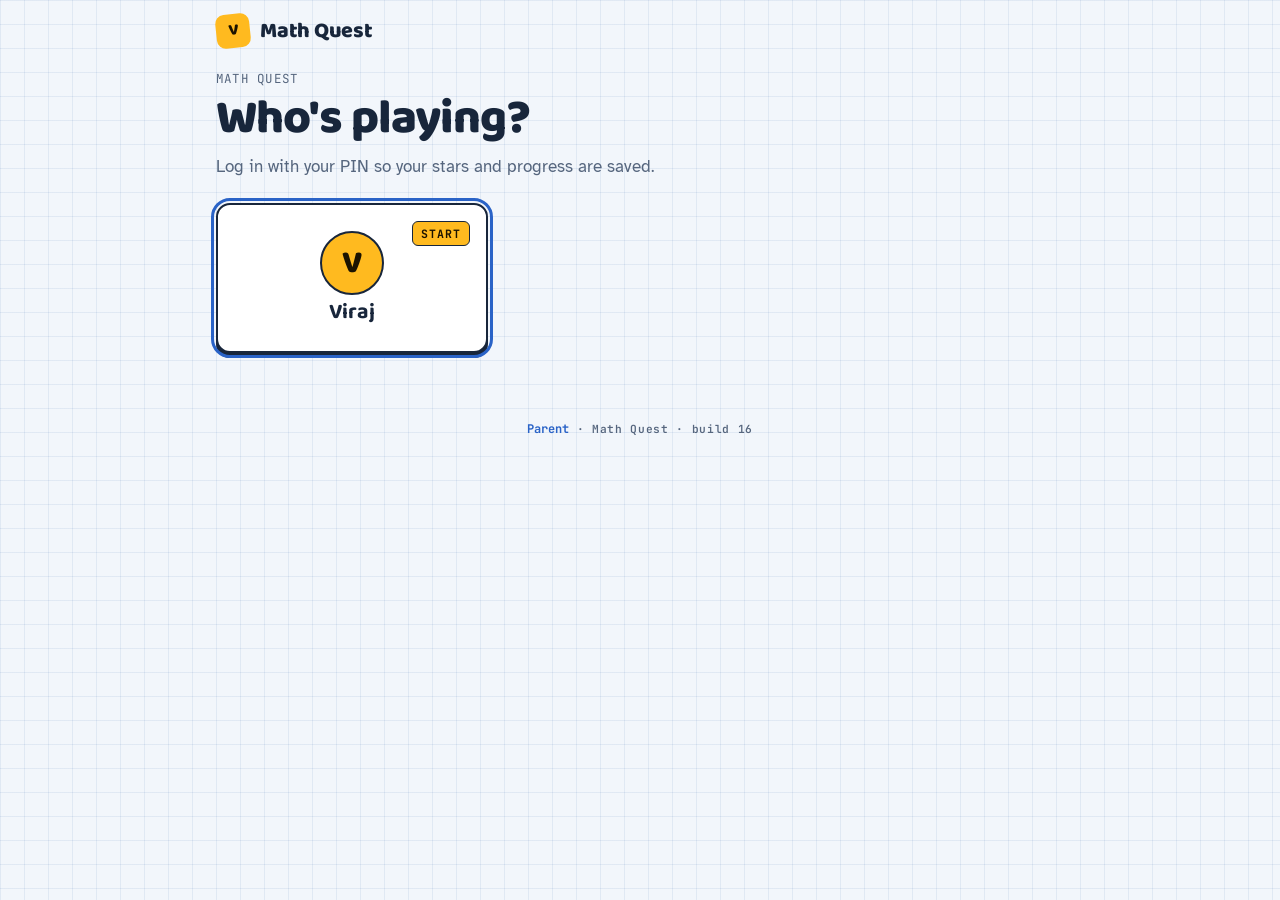
<file: index.html>
<!doctype html>
<html lang="en">
<head>
<meta charset="utf-8">
<meta name="viewport" content="width=device-width, initial-scale=1, viewport-fit=cover">
<title>Viraj's Math Quest</title>
<meta name="claude:viewport-fit-sides" content="cover">
<link rel="preconnect" href="https://fonts.googleapis.com">
<link rel="preconnect" href="https://fonts.gstatic.com" crossorigin>
<link rel="stylesheet" href="https://fonts.googleapis.com/css2?family=Atkinson+Hyperlegible:wght@400;700&family=Baloo+2:wght@700;800&family=JetBrains+Mono:wght@500;700&display=swap">
<link rel="stylesheet" href="css/style.css">
</head>
<body>
<!--BODY-->
<header class="top">
  <button class="brand" id="home" aria-label="Back to all quests"><span class="mark">V</span><span class="brand-t">Math Quest</span></button>
  <span class="right"><span class="who" id="who"></span><button class="xp coinpill" id="coins" hidden aria-label="Coins and play time"></button><span class="xp" id="xp">0 XP</span></span>
</header>
<main id="app"></main>
<footer class="build"><button class="link" id="parent-link">Parent</button> · Math Quest · build 16</footer>
<!--/BODY-->
<script src="js/draw.js"></script>
<script src="js/topics/measurement.js"></script>
<script src="js/topics/time-money.js"></script>
<script src="js/topics/graphs.js"></script>
<script src="js/topics/fractions.js"></script>
<script src="js/topics/multiply.js"></script>
<script src="js/topics/angles.js"></script>
<script src="js/topics/patterns.js"></script>
<script src="js/sync.js"></script>
<script src="js/playcode.js"></script>
<script src="js/report.js"></script>
<script src="js/app.js"></script>
</body>
</html>
</file>
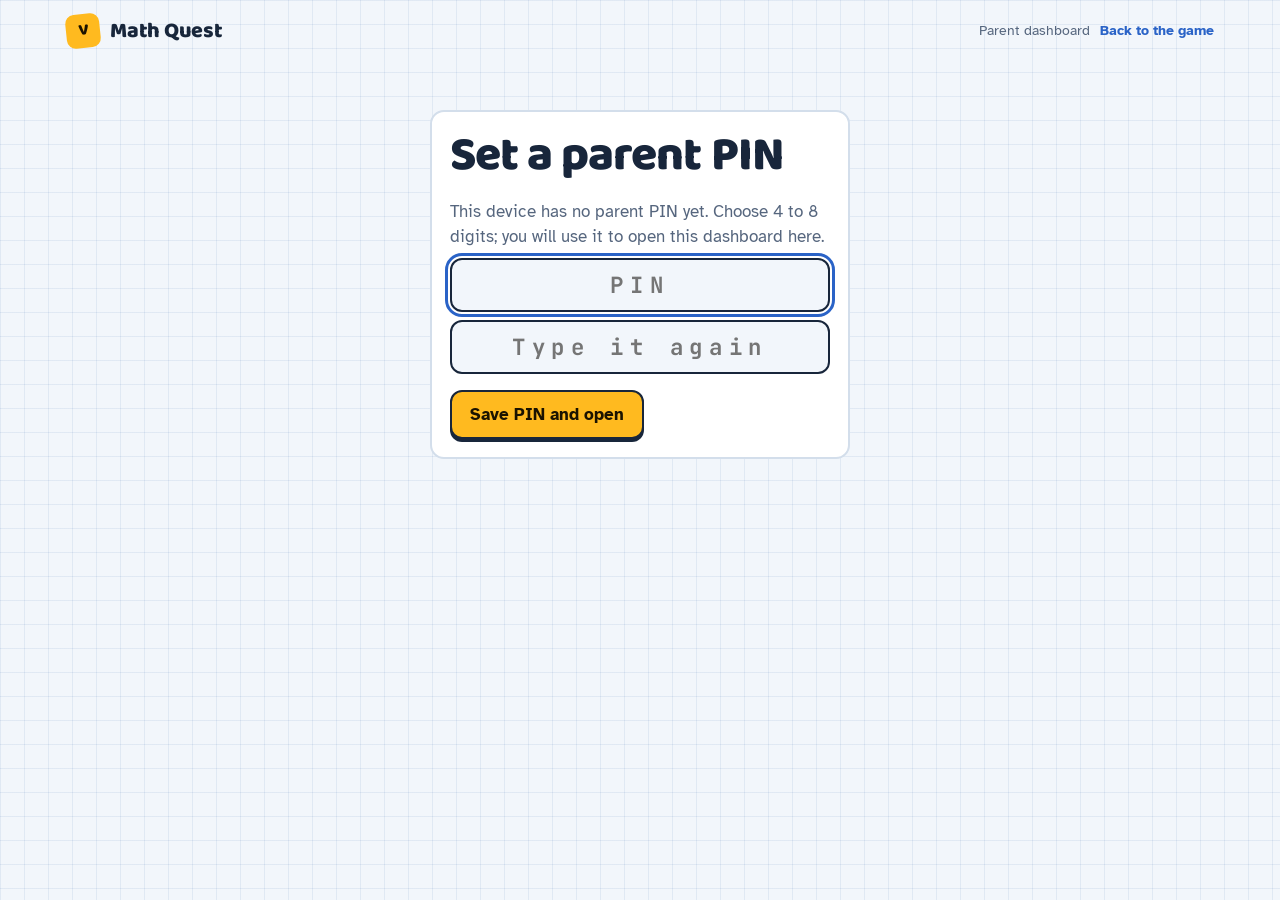
<file: admin.html>
<!doctype html>
<html lang="en">
<head>
<meta charset="utf-8">
<meta name="viewport" content="width=device-width, initial-scale=1, viewport-fit=cover">
<title>Math Quest Progress</title>
<meta name="claude:viewport-fit-sides" content="cover">
<link rel="preconnect" href="https://fonts.googleapis.com">
<link rel="preconnect" href="https://fonts.gstatic.com" crossorigin>
<link rel="stylesheet" href="https://fonts.googleapis.com/css2?family=Atkinson+Hyperlegible:wght@400;700&family=Baloo+2:wght@700;800&family=JetBrains+Mono:wght@500;700&display=swap">
<link rel="stylesheet" href="css/style.css">
<link rel="stylesheet" href="css/admin.css">
</head>
<body class="admin">
<!--BODY-->
<header class="top wide">
  <a class="brand" href="./" aria-label="Back to the game"><span class="mark">V</span><span class="brand-t">Math Quest</span></a>
  <span class="right"><span class="who">Parent dashboard</span><a class="link" href="./">Back to the game</a></span>
</header>
<main id="admin" class="wide"><p class="muted">Loading…</p></main>
<div class="tip" id="tip" role="tooltip" hidden></div>
<!--/BODY-->
<script src="js/draw.js"></script>
<script src="js/topics/measurement.js"></script>
<script src="js/topics/time-money.js"></script>
<script src="js/topics/graphs.js"></script>
<script src="js/topics/fractions.js"></script>
<script src="js/topics/multiply.js"></script>
<script src="js/topics/angles.js"></script>
<script src="js/topics/patterns.js"></script>
<script src="js/sync.js"></script>
<script src="js/admin.js"></script>
</body>
</html>
</file>
<file: css/style.css>
/* Layout: graph-paper page, one centred column; level map is a "ruler" plus a ladder of level cards. */
:root {
  --paper: #f2f6fb;
  --grid: rgba(47, 99, 171, 0.09);
  --card: #ffffff;
  --ink: #18263b;
  --muted: #56667e;
  --line: #d3deeb;
  --ink-blue: #2a63c7;
  --pencil: #ffba1f;
  --pencil-deep: #c98a00;
  --coral: #ef6a4c;
  --good: #1d9a57;
  --good-bg: #e5f6ec;
  --bad: #c9423a;
  --bad-bg: #fcebe8;
  --shape: #dce8fb;
  --shape-alt: #fff1cc;
  --display: 'Baloo 2', 'Trebuchet MS', system-ui, sans-serif;
  --body: 'Atkinson Hyperlegible', system-ui, -apple-system, 'Segoe UI', sans-serif;
  --mono: 'JetBrains Mono', ui-monospace, Menlo, Consolas, monospace;
  --r: 14px;
}
@media (prefers-color-scheme: dark) {
  :root:not([data-theme="light"]) {
    --paper: #13201c; --grid: rgba(220, 240, 230, 0.05); --card: #1c2c27; --ink: #e9f1ed; --muted: #9fb3aa;
    --line: #2e423b; --ink-blue: #7fb0ff; --pencil: #ffc94a; --pencil-deep: #ffd77a; --coral: #ff8a6e;
    --good: #4fcf8a; --good-bg: #173a29; --bad: #ff7d72; --bad-bg: #3d1f1d; --shape: #24405f; --shape-alt: #4a3d17;
    color-scheme: dark;
  }
}
:root[data-theme="dark"] {
  --paper: #13201c; --grid: rgba(220, 240, 230, 0.05); --card: #1c2c27; --ink: #e9f1ed; --muted: #9fb3aa;
  --line: #2e423b; --ink-blue: #7fb0ff; --pencil: #ffc94a; --pencil-deep: #ffd77a; --coral: #ff8a6e;
  --good: #4fcf8a; --good-bg: #173a29; --bad: #ff7d72; --bad-bg: #3d1f1d; --shape: #24405f; --shape-alt: #4a3d17;
  color-scheme: dark;
}

* { box-sizing: border-box; }
html, body { min-height: 100%; }
body {
  margin: 0;
  font: 17px/1.5 var(--body);
  color: var(--ink);
  background-color: var(--paper);
  background-image:
    linear-gradient(var(--grid) 1px, transparent 1px),
    linear-gradient(90deg, var(--grid) 1px, transparent 1px);
  background-size: 24px 24px;
}
button { font: inherit; color: inherit; }
:focus-visible { outline: 3px solid var(--ink-blue); outline-offset: 2px; border-radius: 6px; }
.sr { position: absolute; width: 1px; height: 1px; overflow: hidden; clip: rect(0 0 0 0); }

.top {
  display: flex; align-items: center; justify-content: space-between; gap: 12px;
  max-width: 880px; margin: 0 auto;
  padding-block: 14px;
  padding-left: max(16px, env(safe-area-inset-left, 0px));
  padding-right: max(16px, env(safe-area-inset-right, 0px));
}
.brand {
  display: flex; align-items: center; gap: 10px; background: none; border: 0; cursor: pointer; padding: 0;
  font-family: var(--display); font-weight: 800; font-size: 1.35rem; letter-spacing: -0.01em;
}
.brand .mark {
  width: 34px; height: 34px; border-radius: 9px; background: var(--pencil); color: #1b1300;
  display: grid; place-items: center; font-size: 1rem; transform: rotate(-6deg);
}
.xp {
  font-family: var(--mono); font-size: 0.85rem; font-weight: 700;
  background: var(--card); border: 2px solid var(--ink); border-radius: 999px; padding: 4px 12px;
  font-variant-numeric: tabular-nums;
}

main {
  max-width: 880px; margin: 0 auto;
  padding-block: 8px 64px;
  padding-left: max(16px, env(safe-area-inset-left, 0px));
  padding-right: max(16px, env(safe-area-inset-right, 0px));
  display: flex; flex-direction: column; gap: 24px;
}
h1, h2 { font-family: var(--display); line-height: 1.1; text-wrap: balance; margin: 0; }
h1 { font-size: clamp(2rem, 6vw, 3rem); font-weight: 800; letter-spacing: -0.02em; }
h2 { font-size: 1.35rem; font-weight: 700; }
.eyebrow { margin: 0 0 4px; font-family: var(--mono); font-size: 0.78rem; text-transform: uppercase; letter-spacing: 0.1em; color: var(--muted); }
.lede { margin: 8px 0 0; color: var(--muted); max-width: 60ch; }

.btn {
  border: 2px solid var(--ink); background: var(--card); border-radius: 12px; padding: 10px 18px;
  font-weight: 700; cursor: pointer; box-shadow: 0 3px 0 var(--ink); transition: transform .08s, box-shadow .08s;
}
.btn:active { transform: translateY(3px); box-shadow: 0 0 0 var(--ink); }
.btn.primary { background: var(--pencil); color: #1b1300; }
.btn:disabled { opacity: .5; cursor: default; }
.link { background: none; border: 0; padding: 4px 0; cursor: pointer; color: var(--ink-blue); font-weight: 700; }

/* ---------- home tiles ---------- */
.tiles { display: grid; grid-template-columns: repeat(auto-fill, minmax(240px, 1fr)); gap: 16px; }
.tile {
  position: relative; text-align: left; display: flex; flex-direction: column; gap: 6px;
  background: var(--card); border: 2px solid var(--line); border-radius: var(--r); padding: 18px;
  min-width: 0;
}
.tile p { margin: 0; color: var(--muted); font-size: 0.95rem; }
.tile .ic { width: 44px; height: 44px; fill: none; stroke: currentColor; stroke-width: 3; stroke-linecap: round; stroke-linejoin: round; margin-bottom: 4px; }
.tile.live { border-color: var(--ink); box-shadow: 0 5px 0 var(--ink); cursor: pointer; transition: transform .12s, box-shadow .12s; grid-column: span 1; }
.tile.live .ic { color: var(--ink-blue); }
.tile.live:hover { transform: translateY(-2px); box-shadow: 0 7px 0 var(--ink); }
.tile.live:active { transform: translateY(4px); box-shadow: 0 1px 0 var(--ink); }
.tile.soon { opacity: .62; border-style: dashed; }
.tile .tag {
  position: absolute; top: 16px; right: 16px; font-family: var(--mono); font-size: .72rem; font-weight: 700;
  text-transform: uppercase; letter-spacing: .08em; padding: 3px 8px; border-radius: 6px; border: 1.5px solid var(--line); color: var(--muted);
}
.tile .tag.go { background: var(--pencil); color: #1b1300; border-color: var(--ink); }
.tile-foot { margin-top: 10px; display: flex; flex-direction: column; gap: 6px; font-size: .88rem; color: var(--muted); }
.meter { height: 10px; border-radius: 99px; background: var(--paper); border: 1.5px solid var(--line); overflow: hidden; }
.meter i { display: block; height: 100%; background: var(--good); }

.stars { color: var(--pencil-deep); letter-spacing: 1px; white-space: nowrap; }
.stars .off { color: var(--line); }

/* ---------- level map ---------- */
.crumbs { margin-bottom: -12px; }
.ruler {
  margin-top: 18px; display: grid; grid-template-columns: repeat(10, 1fr);
  background: var(--pencil); border: 2px solid var(--ink); border-radius: 8px; height: 46px; overflow: hidden;
}
.ruler span {
  position: relative; border-right: 1.5px solid var(--ink);
  background: repeating-linear-gradient(90deg, transparent 0 calc(20% - 1px), rgba(0,0,0,.45) calc(20% - 1px) 20%) top / 100% 9px no-repeat;
}
.ruler span:last-child { border-right: 0; }
.ruler span.on { background-color: var(--good); }
.ruler em { position: absolute; bottom: 4px; right: 5px; font: 700 .78rem var(--mono); font-style: normal; color: #1b1300; }

.levels { display: grid; grid-template-columns: repeat(auto-fill, minmax(min(100%, 380px), 1fr)); gap: 12px; }
.lvl {
  display: flex; align-items: center; gap: 14px; text-align: left; cursor: pointer;
  background: var(--card); border: 2px solid var(--ink); border-radius: var(--r); padding: 12px 14px;
  box-shadow: 0 4px 0 var(--ink); min-width: 0; transition: transform .1s, box-shadow .1s;
}
.lvl:hover:not(:disabled) { transform: translateY(-2px); box-shadow: 0 6px 0 var(--ink); }
.lvl.locked { cursor: default; border-color: var(--line); box-shadow: none; opacity: .65; }
.lvl.next { outline: 3px dashed var(--pencil-deep); outline-offset: 3px; }
.lvl-n {
  flex: none; width: 44px; height: 44px; border-radius: 50%; display: grid; place-items: center;
  font: 800 1.35rem var(--display); background: var(--paper); border: 2px solid currentColor;
}
.lvl.done .lvl-n { background: var(--good); color: #fff; border-color: var(--good); }
.lvl-body { flex: 1; min-width: 0; display: flex; flex-direction: column; }
.lvl-body b { font-family: var(--display); font-size: 1.15rem; line-height: 1.2; }
.lvl-body small { color: var(--muted); font-size: .85rem; }
.lvl-s { flex: none; font-size: 1.1rem; }
.parent { margin: 0; font-size: .85rem; color: var(--muted); }

/* ---------- play ---------- */
.playtop { display: flex; align-items: center; gap: 12px; flex-wrap: wrap; justify-content: space-between; }
.where { font-family: var(--display); font-weight: 700; font-size: 1.1rem; flex: 1; min-width: 0; text-align: center; }
.dots { display: flex; gap: 6px; }
.dots i { width: 14px; height: 14px; border-radius: 50%; border: 2px solid var(--ink); background: var(--card); }
.dots i.cur { background: var(--pencil); }
.dots i.ok { background: var(--good); border-color: var(--good); }
.dots i.no { background: var(--bad); border-color: var(--bad); }

.qcard {
  background: var(--card); border: 2px solid var(--ink); border-radius: 18px; box-shadow: 0 6px 0 var(--ink);
  padding: clamp(18px, 4vw, 32px); display: flex; flex-direction: column; gap: 18px;
}
.qnum { margin: 0; font-family: var(--mono); font-size: .78rem; text-transform: uppercase; letter-spacing: .1em; color: var(--muted); }
.prompt { font-size: clamp(1.15rem, 3.2vw, 1.4rem); line-height: 1.45; max-width: 60ch; }
.prompt b { color: var(--ink-blue); }
.fig { margin: 0; background: var(--paper); border-radius: 12px; border: 1.5px solid var(--line); padding: 8px; }
.fig svg { display: block; width: 100%; max-width: 460px; height: auto; margin: 0 auto; }
.fig .sh { fill: var(--shape); stroke: var(--ink); stroke-width: 2.5; stroke-linejoin: round; }
.fig .sh.cut { fill: var(--paper); stroke-dasharray: 0; }
.fig .sh.alt { fill: var(--shape-alt); }
.fig .seg { stroke: var(--ink); stroke-width: 2; stroke-dasharray: 6 5; }
.fig .ra { fill: none; stroke: var(--ink); stroke-width: 1.6; }
.fig .lbl { font: 700 14px var(--mono); fill: var(--ink); paint-order: stroke; stroke: var(--paper); stroke-width: 4px; stroke-linejoin: round; }
.fig .lbl.q { fill: var(--coral); font-size: 16px; }

.answer { display: flex; gap: 12px; flex-wrap: wrap; align-items: stretch; }
.field {
  display: flex; align-items: center; gap: 8px; border: 2px solid var(--ink); border-radius: 12px; background: var(--paper);
  padding: 0 14px; flex: 0 1 280px; min-width: 0;
}
.field input {
  border: 0; background: transparent; outline: none; font: 700 1.5rem var(--mono); color: var(--ink);
  width: 100%; min-width: 0; padding: 10px 0;
}
.field:focus-within { outline: 3px solid var(--ink-blue); outline-offset: 2px; }
.field .unit, .field .pre { font-family: var(--mono); color: var(--muted); white-space: nowrap; }
.field.right { border-color: var(--good); background: var(--good-bg); }
.field.wrong { border-color: var(--bad); background: var(--bad-bg); }

.choices { display: grid; grid-template-columns: repeat(auto-fit, minmax(160px, 1fr)); gap: 10px; }
.choice {
  border: 2px solid var(--ink); border-radius: 12px; background: var(--paper); padding: 14px; cursor: pointer;
  font-family: var(--mono); font-weight: 700; font-size: 1.05rem; box-shadow: 0 3px 0 var(--ink);
}
.choice:hover:not(:disabled) { background: var(--shape); }
.choice:disabled { cursor: default; }
.choice.right { background: var(--good-bg); border-color: var(--good); box-shadow: 0 3px 0 var(--good); }
.choice.wrong { background: var(--bad-bg); border-color: var(--bad); box-shadow: 0 3px 0 var(--bad); }

.hintrow { display: flex; flex-direction: column; gap: 6px; }
.hinttext { margin: 0; padding: 10px 14px; border-radius: 10px; background: var(--shape-alt); max-width: 60ch; }

.feedback { border-radius: 14px; padding: 16px 18px; display: flex; flex-direction: column; gap: 8px; align-items: flex-start; }
.feedback.good { background: var(--good-bg); border: 2px solid var(--good); }
.feedback.bad { background: var(--bad-bg); border: 2px solid var(--bad); }
.feedback p { margin: 0; }
.verdict { font-family: var(--display); font-size: 1.3rem; font-weight: 800; }
.plus { font: 700 .85rem var(--mono); color: var(--good); }
.why { font-family: var(--mono); font-size: .95rem; }
.feedback .btn { margin-top: 6px; }

/* ---------- results ---------- */
.result { text-align: center; display: flex; flex-direction: column; align-items: center; gap: 6px; padding-block: 32px; }
.result .lede { margin-inline: auto; }
.bigstars { font-size: 3.4rem; line-height: 1.1; margin: 8px 0; }
.result.win .bigstars { animation: pop .5s ease-out; }
.actions { display: flex; gap: 12px; flex-wrap: wrap; justify-content: center; margin-top: 18px; }
@keyframes pop { from { transform: scale(.4); } 70% { transform: scale(1.15); } to { transform: scale(1); } }

.confetti { position: fixed; inset: 0; width: 100%; height: 100%; pointer-events: none; z-index: 50; }

@media (prefers-reduced-motion: reduce) {
  * { animation: none !important; transition: none !important; }
}
@media (max-width: 520px) {
  .where { order: 3; flex-basis: 100%; text-align: left; }
  .answer .btn { flex: 1 1 100%; }
  .field { flex: 1 1 100%; }
}

/* ---------- home: areas from the score report ---------- */
.area { display: flex; flex-direction: column; gap: 12px; }
.area-h { font-size: 1.15rem; display: flex; align-items: center; gap: 10px; flex-wrap: wrap; }
.pill {
  font: 700 .72rem var(--mono); text-transform: uppercase; letter-spacing: .08em;
  background: var(--coral); color: #fff; padding: 3px 9px; border-radius: 999px;
}

/* ---------- graphs & tables ---------- */
.fig .gl { stroke: var(--line); stroke-width: 1; }
.fig .ax { stroke: var(--ink); stroke-width: 2; }
.fig .bar { fill: var(--ink-blue); }
.fig .bar.miss { fill: none; stroke: var(--coral); stroke-width: 2; stroke-dasharray: 5 4; }
.fig .tk { font: 600 12px var(--mono); fill: var(--ink); }
.fig .ttl { font: 700 14px var(--body); fill: var(--muted); }
.fig .xm { font: 700 20px var(--mono); fill: var(--ink-blue); }
.fig .qm { font: 800 20px var(--display); fill: var(--coral); }
.fig .ico { fill: var(--pencil); stroke: var(--pencil-deep); stroke-width: 1.5; }
.prompt code { font: 700 .9em var(--mono); background: var(--paper); border: 1px solid var(--line); border-radius: 5px; padding: 0 5px; }
.dtable { border-collapse: collapse; margin: 12px 0; font-family: var(--mono); font-size: 1rem; font-variant-numeric: tabular-nums; }
.dtable th, .dtable td { border: 1.5px solid var(--line); padding: 6px 16px; text-align: left; }
.dtable th { background: var(--paper); font-family: var(--body); }
.dtable td:last-child { text-align: right; }
.fig .tkf { font: 700 17px var(--body); fill: var(--ink); }

/* ---------- fractions ---------- */
.fig .fb { fill: var(--card); stroke: var(--ink); stroke-width: 2; }
.fig .fb.on { fill: var(--pencil); }
.fr { display: inline-flex; flex-direction: column; align-items: center; vertical-align: middle; line-height: 1.05; font-family: var(--mono); font-weight: 700; font-size: .9em; margin: 0 .12em; }
.fr > span:first-child { border-bottom: 2px solid currentColor; padding: 0 .15em; }
.choice .fr { font-size: 1em; }
.feedback .fr, .hinttext .fr { font-size: .95em; }

/* ---------- area model ---------- */
.dtable.area th, .dtable.area td { text-align: center; min-width: 64px; }
.dtable.area th:first-child { color: var(--muted); }
.dtable.area td { background: var(--shape); }
.qcell { color: var(--coral); font-size: 1.2em; }

/* ---------- angles & lines ---------- */
.fig .ray { stroke: var(--ink); stroke-width: 3; stroke-linecap: round; }
.fig .ray.hl { stroke: var(--coral); }
.fig .ahd { fill: var(--ink); }
.fig .arc { fill: none; stroke: var(--ink-blue); stroke-width: 2.5; }
.fig .arcmk { fill: none; stroke: var(--ink-blue); stroke-width: 2.5; }
.fig .vtx { fill: var(--ink); }
.fig .angl { font: 700 15px var(--mono); fill: var(--ink-blue); paint-order: stroke; stroke: var(--paper); stroke-width: 4px; }
.fig .lbl.ang { fill: var(--ink-blue); }
.fig .prot { fill: var(--shape-alt); stroke: var(--ink); stroke-width: 2; }
.fig .tick { stroke: var(--ink); stroke-width: 1.3; }
.fig .ptk { font: 600 10px var(--mono); fill: var(--ink); }
.fig .clk { fill: var(--card); stroke: var(--ink); stroke-width: 3; }
.fig .hand { stroke: var(--ink); stroke-width: 3.5; stroke-linecap: round; }
.fig .hand.hr { stroke-width: 6; stroke: var(--ink-blue); }
.qcount { margin-top: 3px; font: 700 .72rem var(--mono); text-transform: uppercase; letter-spacing: .08em; color: var(--ink-blue); }
.lvl.locked .qcount { color: var(--muted); }
.build { text-align: center; font: 600 .7rem var(--mono); color: var(--muted); letter-spacing: .06em; padding-block: 0 24px; }
.dtable.io th, .dtable.io td { text-align: center; min-width: 52px; padding: 6px 10px; }
.dtable.io th { color: var(--muted); }
.prompt .qcell { font-family: var(--mono); }

/* ---------- parent PIN dialog ---------- */
.modal {
  position: fixed; inset: 0; z-index: 60; display: grid; place-items: center;
  background: rgba(10, 18, 30, .55);
  padding-block: max(16px, env(safe-area-inset-top, 0px)) max(16px, env(safe-area-inset-bottom, 0px));
  padding-left: max(16px, env(safe-area-inset-left, 0px)); padding-right: max(16px, env(safe-area-inset-right, 0px));
}
.sheet {
  width: min(100%, 380px); background: var(--card); border: 2px solid var(--ink); border-radius: 18px; box-shadow: 0 6px 0 var(--ink);
  padding: 22px; display: flex; flex-direction: column; gap: 12px;
}
.sheet .lede { margin: 0; font-size: .95rem; }
.pin {
  font: 700 1.4rem var(--mono); letter-spacing: .3em; text-align: center; color: var(--ink);
  background: var(--paper); border: 2px solid var(--ink); border-radius: 12px; padding: 10px; width: 100%;
}
.pin:focus { outline: 3px solid var(--ink-blue); outline-offset: 2px; }
.pin-err { margin: 0; color: var(--bad); font-weight: 700; font-size: .9rem; }
.sheet .actions { margin-top: 4px; justify-content: flex-end; }

/* ---------- login, parent page, report ---------- */
.top .right { display: flex; align-items: center; gap: 10px; min-width: 0; }
.who { font-size: .85rem; color: var(--muted); white-space: nowrap; }
.who .link { font-size: .85rem; }
.build .link { font-size: .75rem; }
.players .player { align-items: center; text-align: center; padding-block: 26px; }
.avatar { width: 64px; height: 64px; border-radius: 50%; display: grid; place-items: center; background: var(--pencil); color: #1b1300; font: 800 2rem var(--display); border: 2px solid var(--ink); }
.small { font-size: .85rem; }
.muted { color: var(--muted); }
.link.small { font-size: .85rem; align-self: flex-start; }
.tabs { display: flex; gap: 8px; border-bottom: 2px solid var(--line); }
.tab { background: none; border: 0; border-bottom: 3px solid transparent; margin-bottom: -2px; padding: 8px 14px; font-weight: 700; cursor: pointer; color: var(--muted); }
.tab.on { color: var(--ink); border-bottom-color: var(--pencil-deep); }
.panel { background: var(--card); border: 2px solid var(--line); border-radius: var(--r); padding: 18px; display: flex; flex-direction: column; gap: 8px; }
.panel h2 { font-size: 1.2rem; }
.panel label { font-weight: 700; font-size: .85rem; margin-top: 6px; }
.txt { font: 600 1rem var(--mono); color: var(--ink); background: var(--paper); border: 2px solid var(--line); border-radius: 10px; padding: 9px 12px; width: 100%; min-width: 0; }
.txt:focus { outline: 3px solid var(--ink-blue); outline-offset: 1px; }
.actions.left { justify-content: flex-start; margin-top: 8px; }
.pin-msg { margin: 0; font-size: .9rem; min-height: 1.2em; }
.pin-msg.good { color: var(--good); } .pin-msg.bad { color: var(--bad); }
.sync-note { margin: 14px 0 0; font-size: .8rem; color: var(--muted); }
.kpis { display: grid; grid-template-columns: repeat(auto-fit, minmax(130px, 1fr)); gap: 10px; }
.kpis div { background: var(--card); border: 2px solid var(--line); border-radius: 12px; padding: 12px 14px; display: flex; flex-direction: column; }
.kpis b { font: 800 1.7rem var(--display); font-variant-numeric: tabular-nums; }
.kpis span { color: var(--muted); font-size: .8rem; }
.rep-h { font-size: 1.2rem; margin-top: 8px; }
.tablewrap { overflow-x: auto; }
.rep { border-collapse: collapse; width: 100%; font-size: .9rem; background: var(--card); }
.rep th, .rep td { border-bottom: 1.5px solid var(--line); padding: 8px 10px; text-align: left; vertical-align: top; }
.rep th { font: 700 .72rem var(--mono); text-transform: uppercase; letter-spacing: .06em; color: var(--muted); background: var(--paper); }
.rep .num { text-align: right; white-space: nowrap; font-variant-numeric: tabular-nums; }
.rep .muted { font-size: .8rem; }
.chip { display: inline-block; font: 700 .68rem var(--mono); text-transform: uppercase; letter-spacing: .05em; padding: 1px 6px; border-radius: 99px; border: 1.5px solid var(--line); color: var(--muted); }
.chip.slow { border-color: var(--coral); color: var(--coral); }
.chip.fast, .chip.ok { border-color: var(--good); color: var(--good); }
.callout { margin: 0; padding: 10px 14px; border-radius: 10px; background: var(--bad-bg); border: 2px solid var(--bad); }
.empty { display: flex; flex-direction: column; gap: 6px; }
@media (max-width: 520px) { .brand-t { display: none; } }
a.btn { display: inline-block; text-decoration: none; color: var(--ink); }
a.btn.primary { color: #1b1300; }

/* ---------- coins and play time ---------- */
.coinpill { cursor: pointer; color: var(--ink); }
.coinpill:hover { background: var(--pencil); color: #1b1300; }
.coinbar {
  display: flex; align-items: center; gap: 14px; text-align: left; width: 100%;
  background: var(--card); border: 2px solid var(--ink); border-radius: var(--r); padding: 12px 16px;
  box-shadow: 0 4px 0 var(--ink); cursor: pointer; color: var(--ink); transition: transform .1s, box-shadow .1s;
}
.coinbar:hover { transform: translateY(-2px); box-shadow: 0 6px 0 var(--ink); }
.coinbar:active { transform: translateY(3px); box-shadow: 0 1px 0 var(--ink); }
.coinbar > span:nth-child(2) { display: flex; flex-direction: column; flex: 1; min-width: 0; }
.coinbar b { font-family: var(--display); font-size: 1.3rem; }
.coinbar small { color: var(--muted); }
.coinbig { font-size: 2rem; line-height: 1; }
.coinbar .tag { flex-shrink: 0; font-family: var(--mono); font-size: .72rem; font-weight: 700; text-transform: uppercase; letter-spacing: .08em; padding: 3px 8px; border-radius: 6px; background: var(--pencil); color: #1b1300; border: 1.5px solid var(--ink); }
.playopts { display: grid; grid-template-columns: repeat(auto-fill, minmax(120px, 1fr)); gap: 12px; }
.playopts .btn { display: flex; flex-direction: column; align-items: center; gap: 2px; padding: 12px; }
.playopts .btn b { font-family: var(--display); font-size: 1.4rem; }
.playopts .btn small { font-weight: 600; }
.codebox { border-color: var(--good); background: var(--good-bg); align-items: center; text-align: center; }
.codebox .lede { margin-inline: auto; color: var(--ink); }
.playcode { margin: 0; font: 700 clamp(2.4rem, 11vw, 3.6rem) var(--mono); letter-spacing: 0.08em; color: var(--ink); }
.playcode.sm { font-size: 1.15rem; letter-spacing: 0.05em; margin-right: 8px; }
.codelist { list-style: none; margin: 0; padding: 0; display: flex; flex-direction: column; gap: 8px; }
.codelist li { background: var(--card); border: 2px solid var(--line); border-radius: 10px; padding: 8px 12px; }
.coin-note { margin: 4px 0 0; font-weight: 700; }
@media (max-width: 520px) { .coinbar .tag { display: none; } }
.wallet { display: flex; align-items: flex-end; justify-content: space-between; gap: 16px; flex-wrap: wrap; }
.wallet-main { min-width: 0; }
.wallet .btn { flex-shrink: 0; }
.coinstats { display: grid; grid-template-columns: repeat(4, minmax(0, 1fr)); gap: 12px; margin: 0; }
.coinstats div { background: var(--card); border: 2px solid var(--line); border-radius: 12px; padding: 10px 14px; min-width: 0; }
.coinstats dt { font: 700 .72rem var(--mono); text-transform: uppercase; letter-spacing: .08em; color: var(--muted); }
.coinstats dd { margin: 2px 0 0; font: 800 1.6rem var(--display); font-variant-numeric: tabular-nums; }
@media (max-width: 520px) { .coinstats { grid-template-columns: repeat(2, minmax(0, 1fr)); } }
</file>
<file: css/admin.css>
/* Parent dashboard. Builds on style.css tokens; adds chart roles.
   Chart colours: series blue and the star ramp come from the validated reference palette
   (ordinal ramp checked in light and dark); "needs work" uses the status-critical red,
   always paired with a legend label. */
:root {
  --c-series: #2a78d6;
  --c-crit: #d03b3b;
  --c-s1: #86b6ef; --c-s2: #3987e5; --c-s3: #1c5cab;
  --c-zone: rgba(208, 59, 59, 0.07);
  --c-grid: #e3e9f1;
}
@media (prefers-color-scheme: dark) {
  :root:not([data-theme="light"]) {
    --c-series: #3987e5; --c-crit: #e66767;
    --c-s1: #3987e5; --c-s2: #6da7ec; --c-s3: #9ec5f4;
    --c-zone: rgba(230, 103, 103, 0.10); --c-grid: #2a3c36;
  }
}
:root[data-theme="dark"] {
  --c-series: #3987e5; --c-crit: #e66767;
  --c-s1: #3987e5; --c-s2: #6da7ec; --c-s3: #9ec5f4;
  --c-zone: rgba(230, 103, 103, 0.10); --c-grid: #2a3c36;
}

.wide { max-width: 1180px; }
.top.wide a.brand { text-decoration: none; color: inherit; }
.top.wide .right a.link { text-decoration: none; font-size: .9rem; }
#admin { gap: 18px; }
.ahead { display: flex; flex-wrap: wrap; align-items: flex-end; justify-content: space-between; gap: 14px; }
.ahead .muted { margin: 6px 0 0; }
.controls { display: flex; gap: 10px; flex-wrap: wrap; align-items: center; }
.segs { display: inline-flex; border: 2px solid var(--ink); border-radius: 12px; overflow: hidden; }
.seg { background: var(--card); border: 0; padding: 8px 12px; font-weight: 700; font-size: .85rem; cursor: pointer; color: var(--muted); }
.seg + .seg { border-left: 2px solid var(--ink); }
.seg.on { background: var(--pencil); color: #1b1300; }

.kpi-row { display: grid; grid-template-columns: repeat(auto-fit, minmax(170px, 1fr)); gap: 12px; }
.kpi { background: var(--card); border: 2px solid var(--line); border-radius: 14px; padding: 14px 16px; display: flex; flex-direction: column; gap: 2px; min-width: 0; }
.kpi span { font-size: .82rem; color: var(--muted); font-weight: 700; }
.kpi b { font: 800 2rem/1.1 var(--display); font-variant-numeric: tabular-nums; }
.kpi small { color: var(--muted); font-size: .8rem; }

.panel h2 { font-size: 1.15rem; }
.phead { display: flex; flex-wrap: wrap; align-items: baseline; justify-content: space-between; gap: 8px 16px; }
.grid2 { display: grid; grid-template-columns: repeat(auto-fit, minmax(min(100%, 420px), 1fr)); gap: 18px; }
.grid2.wide-left { grid-template-columns: repeat(auto-fit, minmax(min(100%, 380px), 1fr)); }
@media (min-width: 980px) { .grid2.wide-left { grid-template-columns: 1.4fr 1fr; } }
.grid2 > .panel { min-width: 0; }
.chart { width: 100%; min-width: 0; }
.chart svg { display: block; max-width: 100%; height: auto; }

.hl { margin: 0; padding-left: 1.2em; display: flex; flex-direction: column; gap: 6px; max-width: 80ch; }
.todo { margin: 0; padding-left: 1.3em; display: flex; flex-direction: column; gap: 12px; }
.todo li { line-height: 1.4; }
.chip.bad { border-color: var(--c-crit); color: var(--c-crit); }
.kinds { margin: 10px 0 0; display: grid; gap: 4px 0; font-size: .88rem; }
.kinds dt { font-weight: 700; margin-top: 6px; }
.kinds dd { margin: 0; color: var(--ink); }

/* chart marks */
.c-grid { stroke: var(--c-grid); stroke-width: 1; }
.c-axis { stroke: var(--muted); stroke-width: 1.5; }
.c-tick { font: 600 11px var(--mono); fill: var(--muted); }
.c-label { font: 600 13px var(--body); fill: var(--ink); }
.c-value { font: 700 12px var(--mono); fill: var(--ink); }
.c-axislabel { font: 600 12px var(--body); fill: var(--muted); }
.c-bar { fill: var(--c-series); }
.c-bar.muted { fill: var(--muted); opacity: .45; }
.c-line { fill: none; stroke: var(--c-series); stroke-width: 2; stroke-linejoin: round; }
.c-dot { fill: var(--c-series); stroke: var(--card); stroke-width: 2; }
.c-ref { stroke: var(--muted); stroke-width: 1.5; stroke-dasharray: 5 4; }
.c-reflabel { font: 600 11px var(--body); fill: var(--muted); }
.c-zone { fill: var(--c-zone); }
.c-pt { fill: var(--c-series); fill-opacity: .55; stroke: var(--card); stroke-width: 2; }
.c-pt.bad { fill: var(--c-crit); fill-opacity: .8; }
.c-hit { fill: transparent; cursor: default; outline: none; }
.c-hit:focus-visible { stroke: var(--ink-blue); stroke-width: 2; }

/* legend + quest map */
.legend { display: flex; flex-wrap: wrap; gap: 6px 14px; font-size: .8rem; color: var(--muted); }
.legend span { display: inline-flex; align-items: center; gap: 6px; }
.legend .dot { width: 12px; height: 12px; border-radius: 50%; background: var(--c-series); opacity: .7; display: inline-block; }
.legend .dot.bad { background: var(--c-crit); opacity: 1; }
.legend .cell { width: 16px; height: 16px; font-size: 0; }
.qmap { display: flex; flex-direction: column; gap: 10px; margin-top: 8px; }
.qrow { display: grid; grid-template-columns: 210px 1fr; gap: 12px; align-items: center; }
.qname { display: flex; flex-direction: column; min-width: 0; }
.qname small { color: var(--muted); font-size: .78rem; }
.cells { display: grid; grid-template-columns: repeat(10, minmax(0, 1fr)); gap: 4px; }
.cell {
  display: inline-grid; place-items: center; height: 34px; border-radius: 7px; font: 700 .78rem var(--mono);
  background: var(--paper); border: 1.5px solid var(--line); color: var(--muted);
}
.cell.tried { background: var(--card); border: 2px dashed var(--c-crit); color: var(--ink); }
.cell.s1 { background: var(--c-s1); border-color: var(--c-s1); color: #0d1b2e; }
.cell.s2 { background: var(--c-s2); border-color: var(--c-s2); color: #fff; }
.cell.s3 { background: var(--c-s3); border-color: var(--c-s3); color: #fff; }
:root[data-theme="dark"] .cell.s1, :root[data-theme="dark"] .cell.s2 { color: #fff; }
:root[data-theme="dark"] .cell.s3 { color: #0d1b2e; }
@media (prefers-color-scheme: dark) { :root:not([data-theme="light"]) .cell.s1, :root:not([data-theme="light"]) .cell.s2 { color: #fff; } :root:not([data-theme="light"]) .cell.s3 { color: #0d1b2e; } }
.cell:focus-visible { outline: 3px solid var(--ink-blue); outline-offset: 1px; }
@media (max-width: 640px) { .qrow { grid-template-columns: 1fr; gap: 4px; } .cell { height: 28px; } }

/* sessions */
.sessions { display: flex; flex-direction: column; gap: 6px; }
.sessions details { border: 1.5px solid var(--line); border-radius: 10px; background: var(--card); }
.sessions summary { display: grid; grid-template-columns: 140px 1fr 110px 70px; gap: 10px; padding: 9px 12px; cursor: pointer; font-size: .9rem; align-items: center; }
.sessions summary .num { text-align: right; font-variant-numeric: tabular-nums; }
.sessions details[open] summary { border-bottom: 1.5px solid var(--line); }
@media (max-width: 640px) { .sessions summary { grid-template-columns: 1fr auto; } .sessions summary span:first-child { grid-column: 1 / -1; color: var(--muted); font-size: .8rem; } }
.rep.q td { font-size: .85rem; }
.rep tr.wrongrow td { background: var(--bad-bg); }
.gate { max-width: 420px; margin: 40px auto; }
.foot { margin: 0; }

/* tooltip */
.tip {
  position: fixed; z-index: 80; pointer-events: none; max-width: 300px;
  background: var(--ink); color: var(--card); border-radius: 10px; padding: 8px 11px; font-size: .82rem; line-height: 1.4;
  box-shadow: 0 6px 18px rgba(0, 0, 0, .25);
}
.tip b { color: inherit; }
</file>
